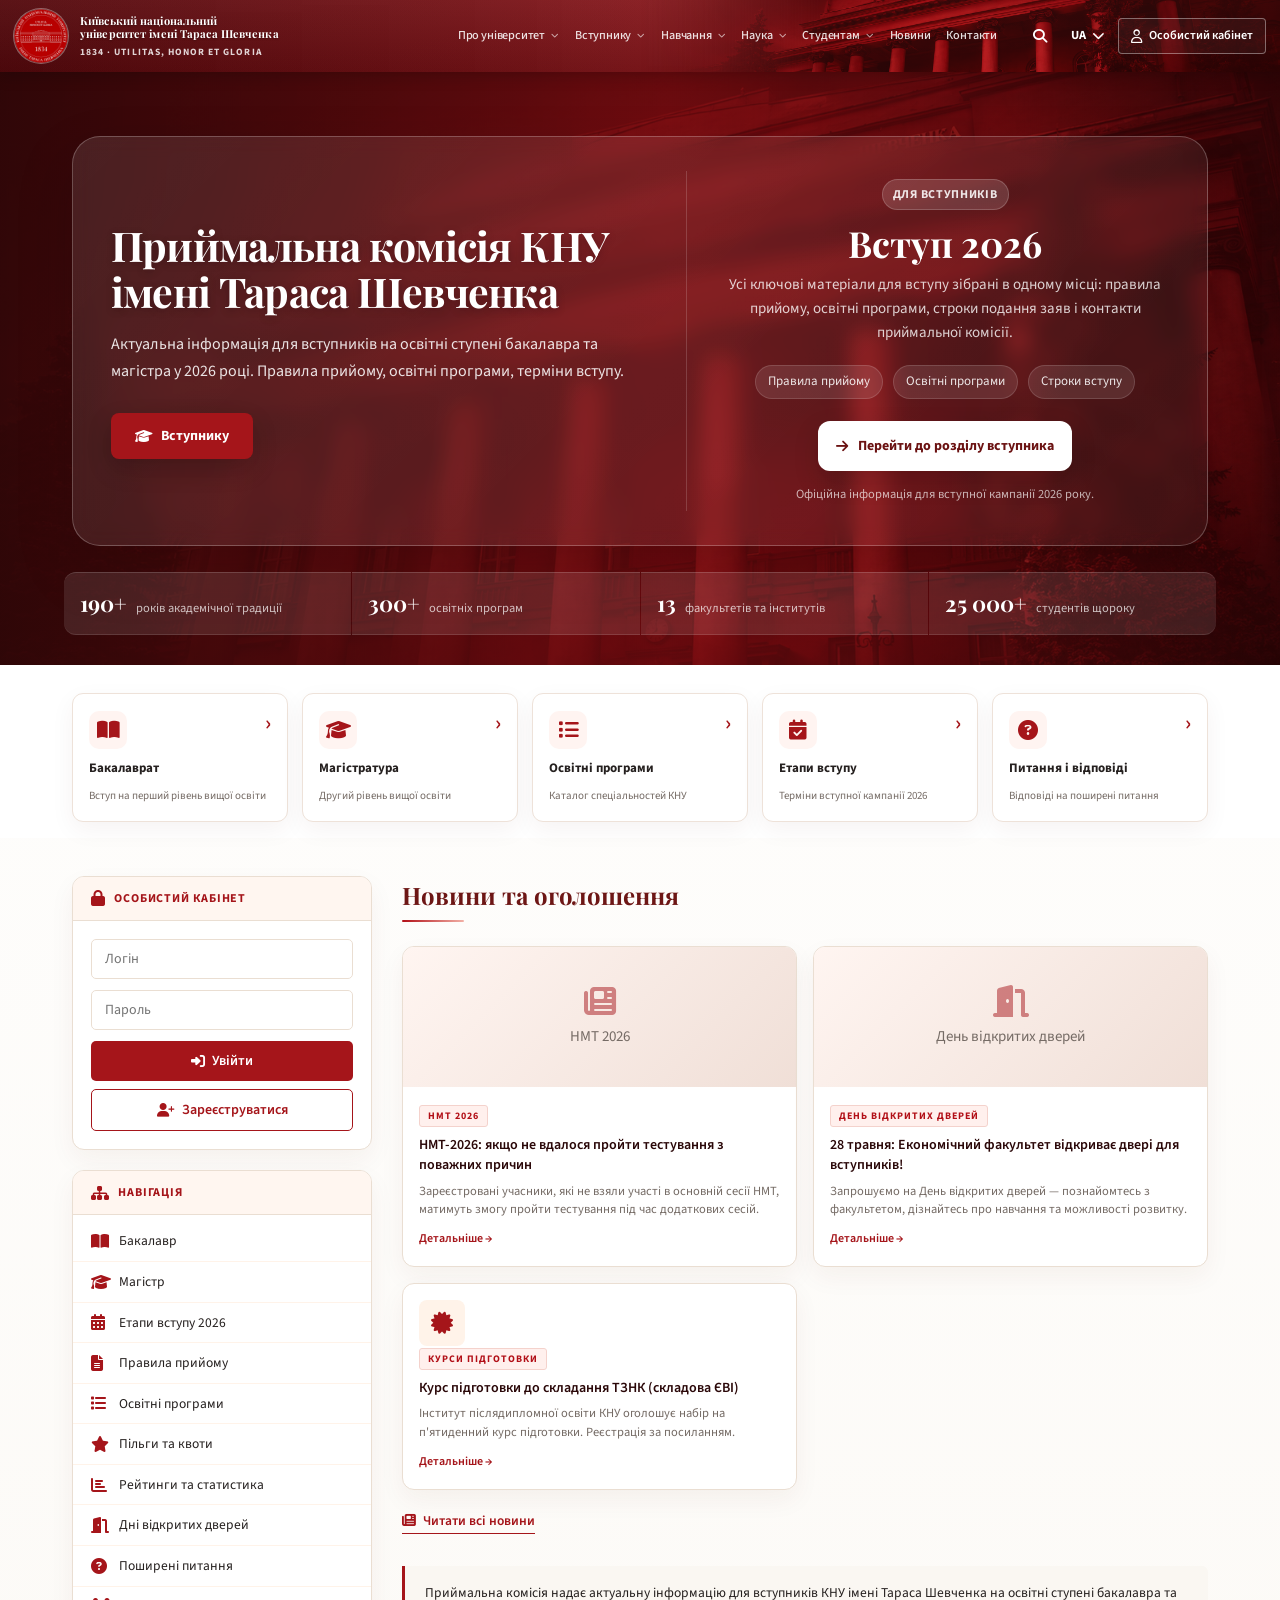
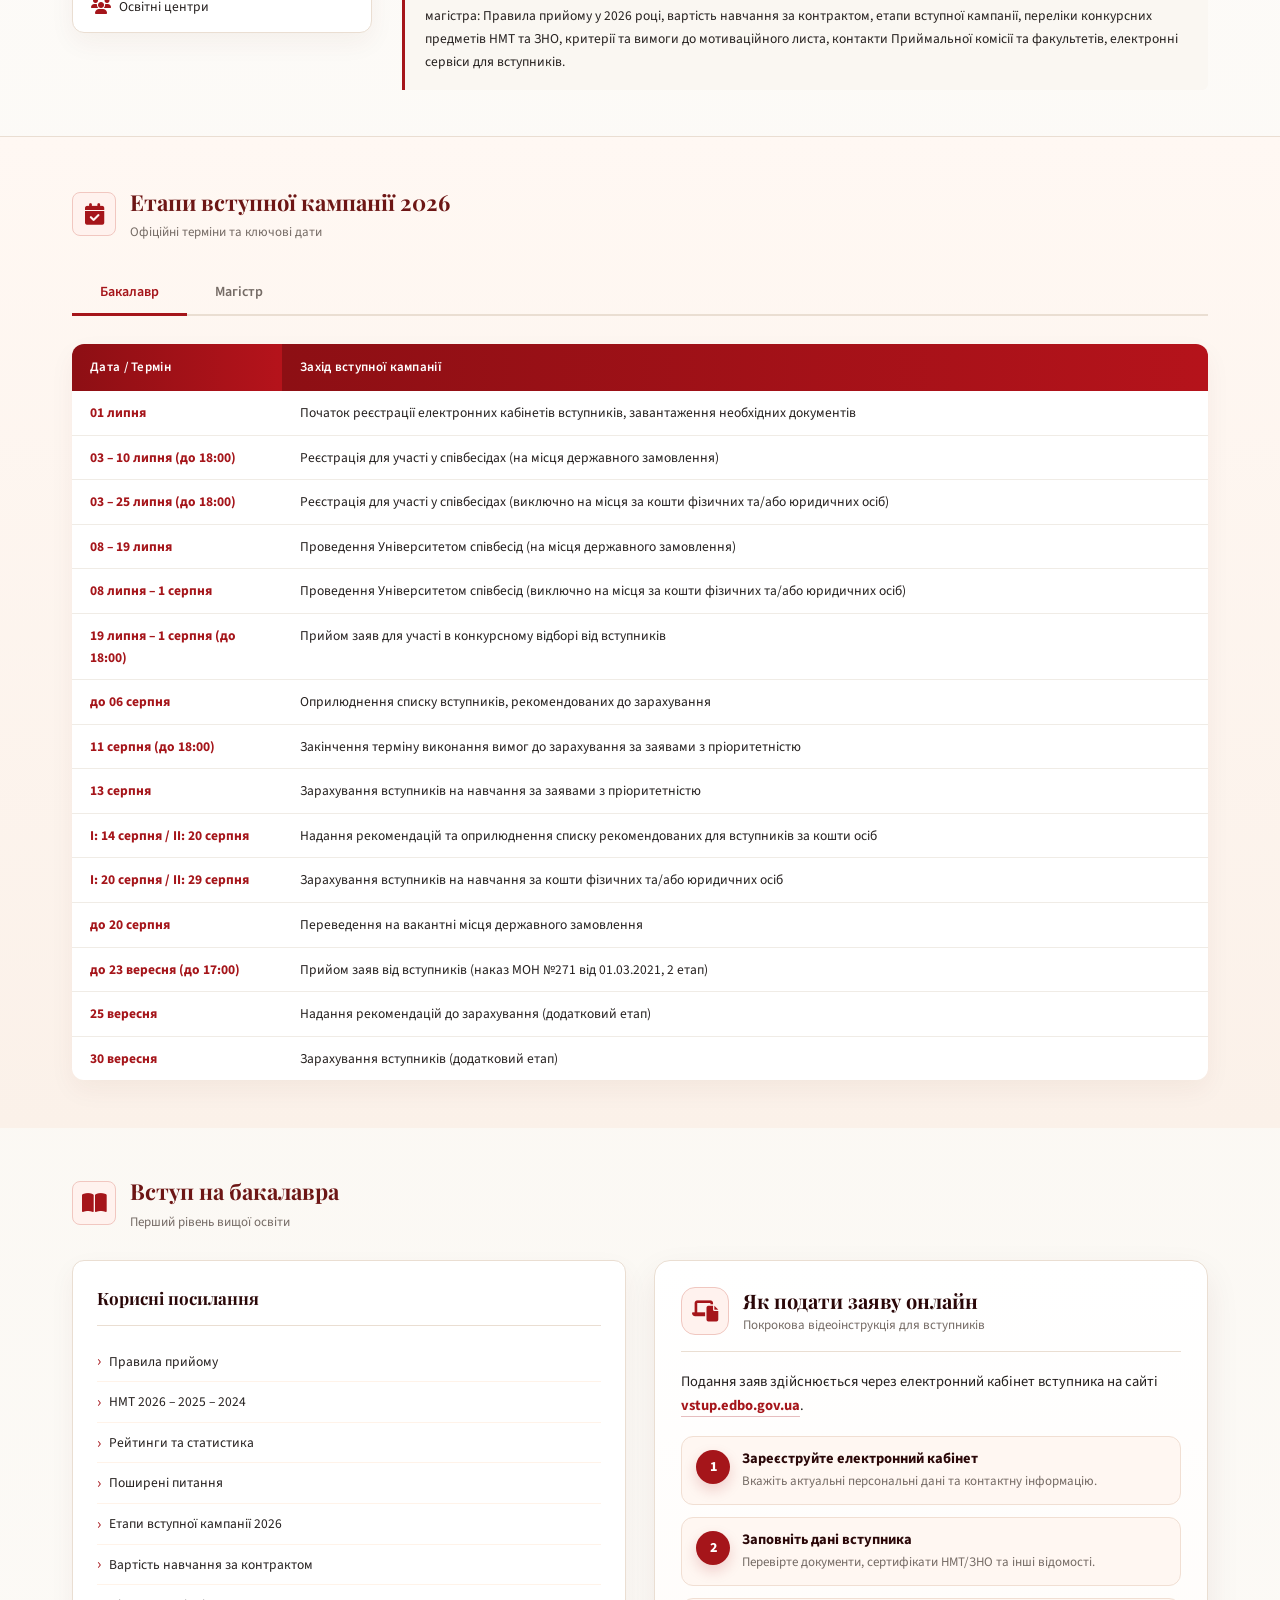
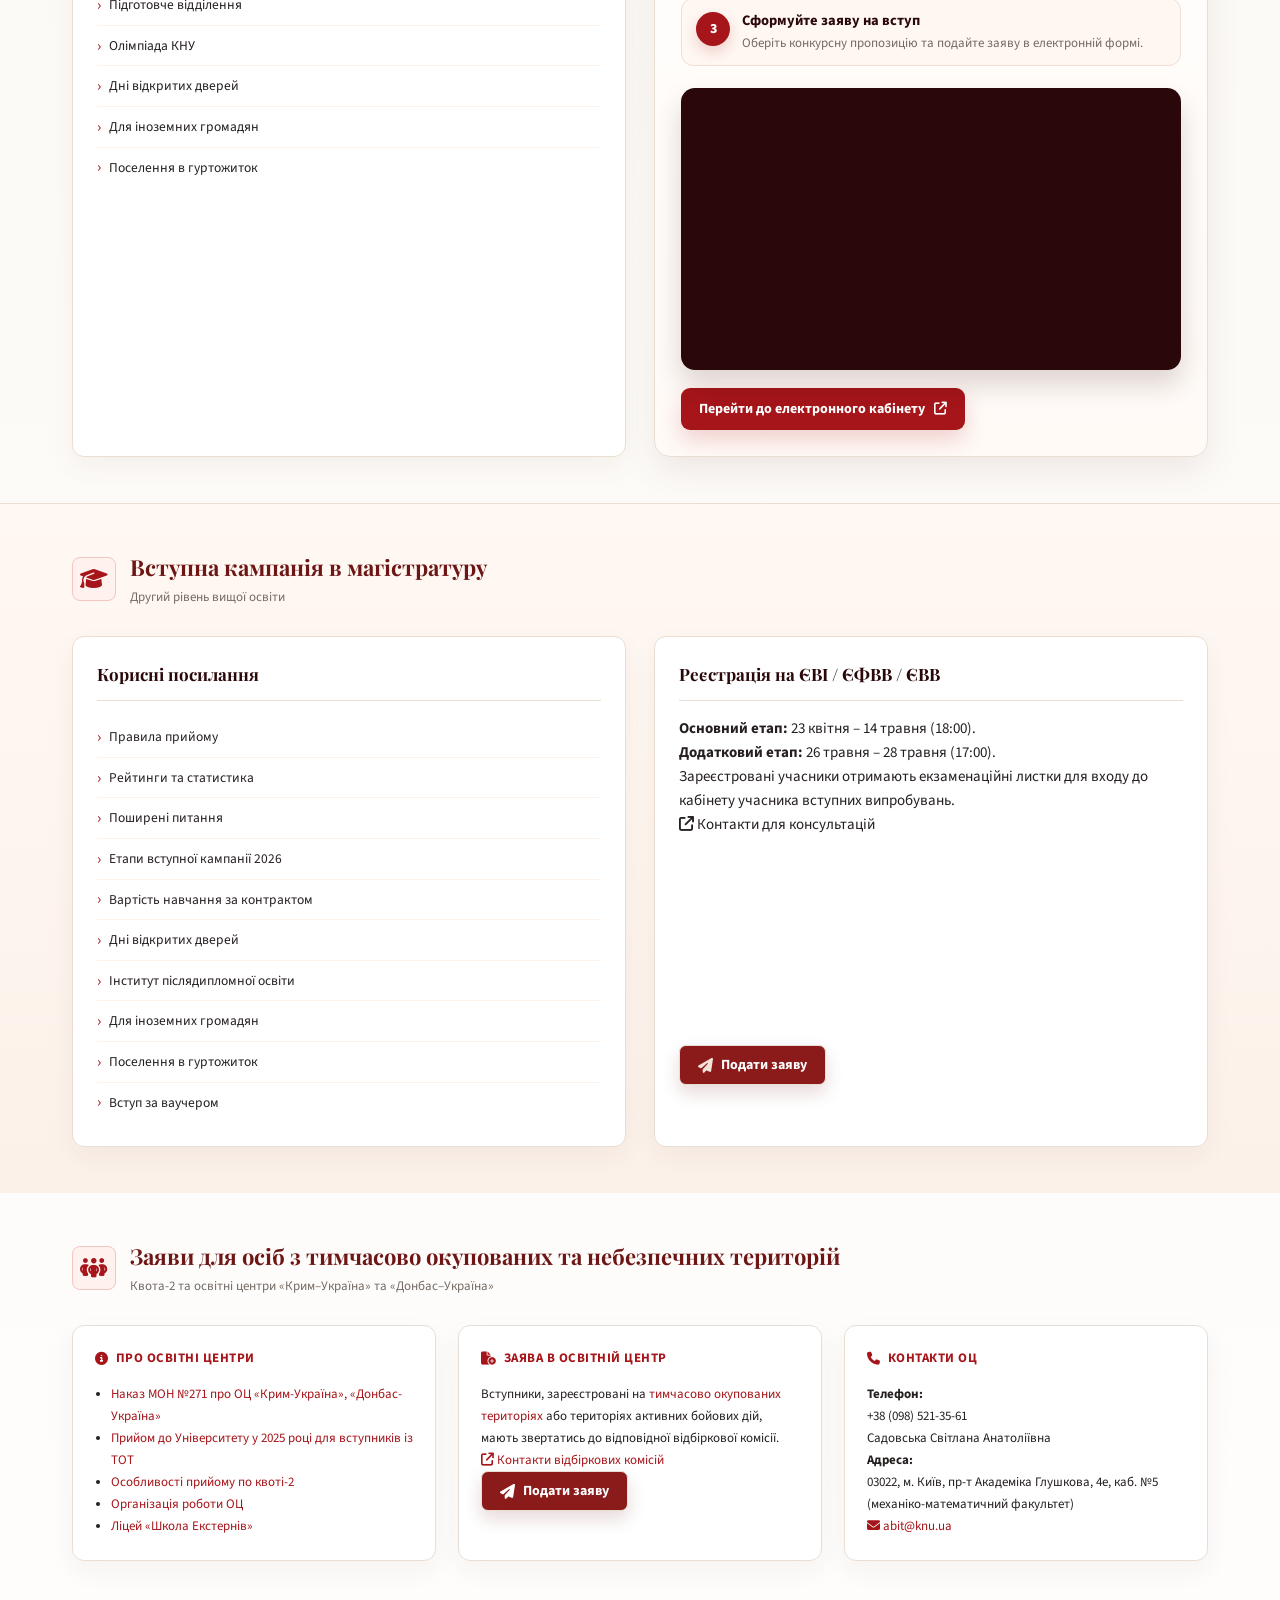
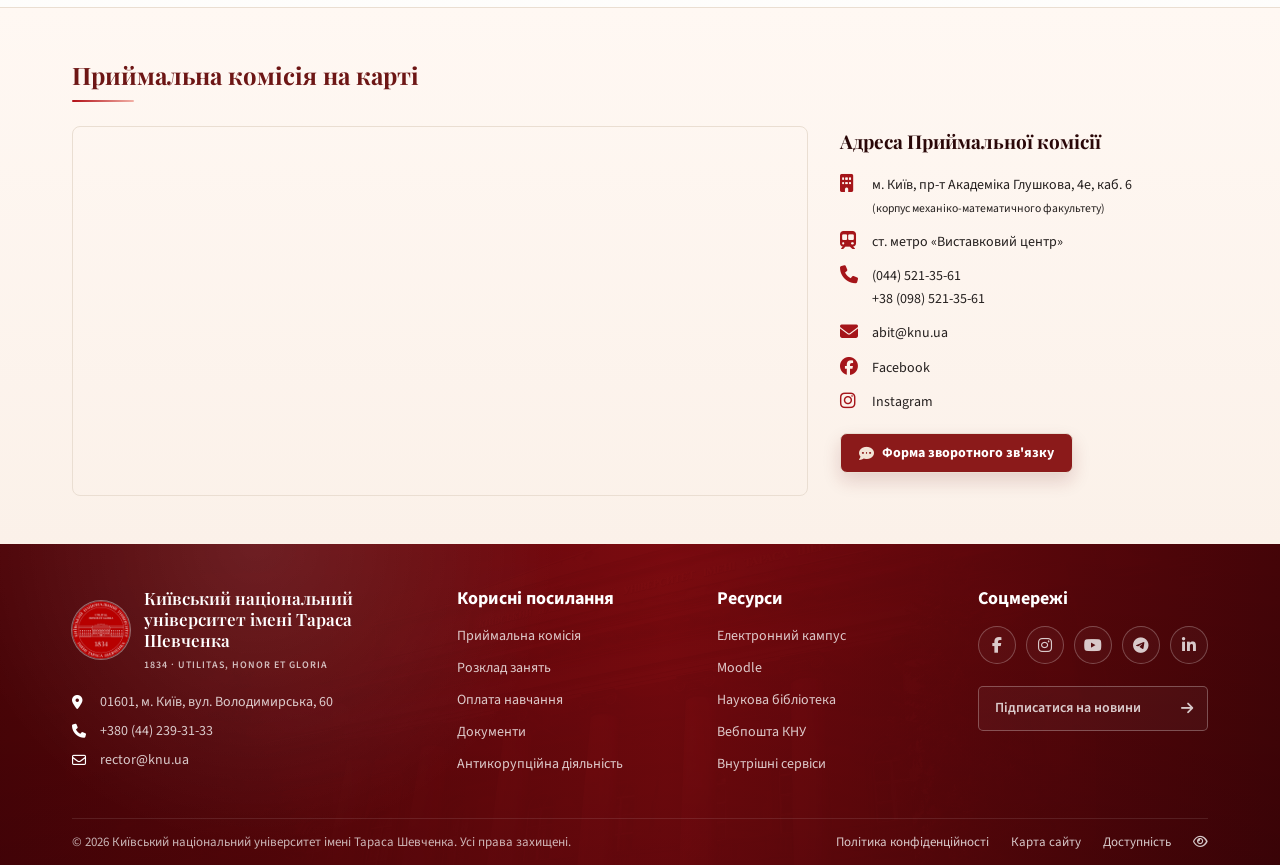
<file: index.html>
<!DOCTYPE html>

<html dir="ltr" lang="uk-ua">
<head>
  <meta charset="utf-8"/>
  <meta content="width=device-width, initial-scale=1" name="viewport"/>
  <title>ПРИЙМАЛЬНА КОМІСІЯ КНУ імені Тараса Шевченка</title>

  <link href="https://fonts.googleapis.com" rel="preconnect"/>
  <link crossorigin href="https://fonts.gstatic.com" rel="preconnect"/>
  <link href="https://fonts.googleapis.com/css2?family=Playfair+Display:wght@400;600;700&family=Source+Sans+3:ital,wght@0,300;0,400;0,500;0,600;1,400&display=swap" rel="stylesheet"/>
  <link href="https://cdnjs.cloudflare.com/ajax/libs/font-awesome/6.5.1/css/all.min.css" rel="stylesheet"/>

  <link href="vstup.css" rel="stylesheet"/>
</head>

<body>
  <header id="hdr">
    <div class="container inner">
      <a aria-label="На головну" class="logo-wrap" href="./">
        <img alt="КНУ" class="knu-logo-img" height="58" src="assets/logo.png" width="58"/>
        <span class="logo-text-block">
          <span class="logo-txt-main">Київський національний<br/>університет імені Тараса Шевченка</span>
          <span class="logo-txt-sub">1834 · UTILITAS, HONOR ET GLORIA</span>
        </span>
      </a>

      <nav aria-label="Головна навігація" class="hdr-nav">
        <ul>
          <li class="dd"><a href="#">Про університет <i class="fa-solid fa-chevron-down"></i></a></li>
          <li class="dd">
            <a href="#t4-bachelor">Вступнику <i class="fa-solid fa-chevron-down"></i></a>
            <div class="dd-menu">
              <a href="#t4-bachelor">Бакалаврат</a>
              <a href="#t4-master">Магістратура</a>
              <a href="#etapy">Етапи вступу</a>
              <a href="#edu-centers">Освітні центри</a>
            </div>
          </li>
          <li class="dd"><a href="#main">Навчання <i class="fa-solid fa-chevron-down"></i></a></li>
          <li class="dd"><a href="#">Наука <i class="fa-solid fa-chevron-down"></i></a></li>
          <li class="dd"><a href="#">Студентам <i class="fa-solid fa-chevron-down"></i></a></li>
          <li><a href="#main">Новини</a></li>
          <li><a href="#contacts">Контакти</a></li>
        </ul>
      </nav>

      <div class="hdr-actions">
        <a aria-label="Пошук" class="hdr-icon" href="#"><i class="fa-solid fa-magnifying-glass"></i></a>
        <a class="hdr-lang" href="#">UA <i class="fa-solid fa-chevron-down"></i></a>
        <a class="btn-cab" href="https://cabinet.edbo.gov.ua/"><i class="fa-regular fa-user"></i> Особистий кабінет</a>
      </div>
    </div>
  </header>

  <section id="hero">
    <div class="container">
      <div class="hero-unified-card">
        <div class="hero-unified-inner">
          <div class="hero-main-copy">
            <h1 class="hero-title">Приймальна комісія КНУ імені Тараса Шевченка</h1>
            <p class="hero-sub">Актуальна інформація для вступників на освітні ступені бакалавра та магістра у 2026 році. Правила прийому, освітні програми, терміни вступу.</p>
            <div class="hero-btns">
              <a class="btn-hero-gold" href="#t4-bachelor"><i class="fa-solid fa-graduation-cap"></i> Вступнику</a>
            </div>
          </div>

          <aside aria-label="Банер для вступника" class="admissions-panel admissions-banner">
            <div class="admissions-banner-head">
              <div class="admissions-panel-kicker">Для вступників</div>
            </div>
            <h2>Вступ 2026</h2>
            <p>Усі ключові матеріали для вступу зібрані в одному місці: правила прийому, освітні програми, строки подання заяв і контакти приймальної комісії.</p>
            <div aria-label="Основні розділи вступу" class="admissions-banner-points">
              <span>Правила прийому</span>
              <span>Освітні програми</span>
              <span>Строки вступу</span>
            </div>
            <div class="admissions-banner-footer">
              <a class="admissions-cta" href="#t4-bachelor"><i class="fa-solid fa-arrow-right"></i> Перейти до розділу вступника</a>
              <div class="admissions-note">Офіційна інформація для вступної кампанії 2026 року.</div>
            </div>
          </aside>
        </div>
      </div>
    </div>

    <div aria-label="Ключові показники університету" class="hero-stats-strip">
      <div class="hero-stat-mini"><strong>190+</strong><span>років академічної традиції</span></div>
      <div class="hero-stat-mini"><strong>300+</strong><span>освітніх програм</span></div>
      <div class="hero-stat-mini"><strong>13</strong><span>факультетів та інститутів</span></div>
      <div class="hero-stat-mini"><strong>25 000+</strong><span>студентів щороку</span></div>
    </div>
  </section>

  <section id="qa">
    <div class="container">
      <div class="qa-grid">
        <a class="qa-item" href="#t4-bachelor">
          <div class="qa-ico"><i class="fa-solid fa-book-open"></i></div>
          <strong>Бакалаврат</strong>
          <span class="qa-sub">Вступ на перший рівень вищої освіти</span>
        </a>
        <a class="qa-item" href="#t4-master">
          <div class="qa-ico"><i class="fa-solid fa-graduation-cap"></i></div>
          <strong>Магістратура</strong>
          <span class="qa-sub">Другий рівень вищої освіти</span>
        </a>
        <a class="qa-item" href="/study-programs">
          <div class="qa-ico"><i class="fa-solid fa-list"></i></div>
          <strong>Освітні програми</strong>
          <span class="qa-sub">Каталог спеціальностей КНУ</span>
        </a>
        <a class="qa-item" href="#etapy">
          <div class="qa-ico"><i class="fa-solid fa-calendar-check"></i></div>
          <strong>Етапи вступу</strong>
          <span class="qa-sub">Терміни вступної кампанії 2026</span>
        </a>
        <a class="qa-item" href="/faq?view=form">
          <div class="qa-ico"><i class="fa-solid fa-circle-question"></i></div>
          <strong>Питання і відповіді</strong>
          <span class="qa-sub">Відповіді на поширені питання</span>
        </a>
      </div>
    </div>
  </section>

  <section id="main">
    <div class="container inner">
      <aside class="sidebar">
        <div class="card">
          <div class="card-head"><i class="fa-solid fa-lock"></i>Особистий кабінет</div>
          <div class="card-body">
            <form action="/" method="post">
              <div class="form-grp"><input name="username" placeholder="Логін" type="text"/></div>
              <div class="form-grp"><input name="password" placeholder="Пароль" type="password"/></div>
              <button class="btn-login" type="submit"><i class="fa-solid fa-right-to-bracket"></i> Увійти</button>
              <a class="btn-register" href="/register"><i class="fa-solid fa-user-plus"></i> Зареєструватися</a>
            </form>
          </div>
        </div>

        <div class="card">
          <div class="card-head"><i class="fa-solid fa-sitemap"></i>Навігація</div>
          <ul class="side-nav">
            <li><a href="#t4-bachelor"><i class="fa-solid fa-book-open"></i>Бакалавр</a></li>
            <li><a href="#t4-master"><i class="fa-solid fa-graduation-cap"></i>Магістр</a></li>
            <li><a href="#etapy"><i class="fa-solid fa-calendar-days"></i>Етапи вступу 2026</a></li>
            <li><a href="/admission-rules"><i class="fa-solid fa-file-lines"></i>Правила прийому</a></li>
            <li><a href="/study-programs"><i class="fa-solid fa-list"></i>Освітні програми</a></li>
            <li><a href="/special-conditions"><i class="fa-solid fa-star"></i>Пільги та квоти</a></li>
            <li><a href="/reitynhy-ta-statystyka"><i class="fa-solid fa-chart-bar"></i>Рейтинги та статистика</a></li>
            <li><a href="/dni-vidkrytykh-dverei"><i class="fa-solid fa-door-open"></i>Дні відкритих дверей</a></li>
            <li><a href="/faq"><i class="fa-solid fa-circle-question"></i>Поширені питання</a></li>
            <li><a href="#edu-centers"><i class="fa-solid fa-users"></i>Освітні центри</a></li>
          </ul>
        </div>
      </aside>

      <div>
        <h2 class="sec-title">Новини та оголошення</h2>
        <div class="sec-div"></div>

        <div class="news-grid">
          <div class="ncard">
            <div class="ncard-img-placeholder">
              <i class="fa-solid fa-newspaper"></i>
              <span>НМТ 2026</span>
            </div>
            <div class="ncard-body">
              <span class="news-tag">НМТ 2026</span>
              <h4><a href="/vsi-novyny/685-nmt-2026-iak-buty-iakshcho-ne-vdalosia-proity-testuvannia-z-povazhnykh-prychyn">НМТ-2026: якщо не вдалося пройти тестування з поважних причин</a></h4>
              <p>Зареєстровані учасники, які не взяли участі в основній сесії НМТ, матимуть змогу пройти тестування під час додаткових сесій.</p>
              <a class="readmore" href="/vsi-novyny/685-nmt-2026-iak-buty-iakshcho-ne-vdalosia-proity-testuvannia-z-povazhnykh-prychyn">Детальніше →</a>
            </div>
          </div>

          <div class="ncard">
            <div class="ncard-img-placeholder">
              <i class="fa-solid fa-door-open"></i>
              <span>День відкритих дверей</span>
            </div>
            <div class="ncard-body">
              <span class="news-tag">День відкритих дверей</span>
              <h4><a href="/vsi-novyny/684-8-travnia-ekonomichnyi-fakultet-vidkryvaie-dveri-dlia-maibutnikh-vstupnykiv">28 травня: Економічний факультет відкриває двері для вступників!</a></h4>
              <p>Запрошуємо на День відкритих дверей — познайомтесь з факультетом, дізнайтесь про навчання та можливості розвитку.</p>
              <a class="readmore" href="/vsi-novyny/684-8-travnia-ekonomichnyi-fakultet-vidkryvaie-dveri-dlia-maibutnikh-vstupnykiv">Детальніше →</a>
            </div>
          </div>

          <div class="ncard ncard-full">
            <div class="ncard-wide ncard-body">
              <div class="ncard-wide-ico"><i class="fa-solid fa-certificate"></i></div>
              <div>
                <span class="news-tag">Курси підготовки</span>
                <h4><a href="/vsi-novyny/686-kurs-pidhotovky-do-skladannia-tznk-2">Курс підготовки до складання ТЗНК (складова ЄВІ)</a></h4>
                <p>Інститут післядипломної освіти КНУ оголошує набір на п'ятиденний курс підготовки. Реєстрація за <a href="https://docs.google.com/forms/d/e/1FAIpQLScW_MEwgGbX2DBjInGkcd4QsC-sKamRRtBCeh8y_xoV-sSWZA/viewform" target="_blank">посиланням</a>.</p>
                <a class="readmore" href="/vsi-novyny/686-kurs-pidhotovky-do-skladannia-tznk-2">Детальніше →</a>
              </div>
            </div>
          </div>
        </div>

        <a class="all-news" href="/vsi-novyny"><i class="fa-solid fa-newspaper"></i> Читати всі новини</a>

        <div class="desc-block">
          Приймальна комісія надає актуальну інформацію для вступників КНУ імені Тараса Шевченка на освітні ступені бакалавра та магістра: Правила прийому у 2026 році, вартість навчання за контрактом, етапи вступної кампанії, переліки конкурсних предметів НМТ та ЗНО, критерії та вимоги до мотиваційного листа, контакти Приймальної комісії та факультетів, електронні сервіси для вступників.
        </div>
      </div>
    </div>
  </section>

  <section id="etapy">
    <div class="container">
      <div class="sec-head">
        <div class="sec-head-ico"><i class="fa-solid fa-calendar-check"></i></div>
        <div class="sec-head-txt">
          <h2 class="sec-title">Етапи вступної кампанії 2026</h2>
          <p>Офіційні терміни та ключові дати</p>
        </div>
      </div>

      <div class="tabs-nav">
        <button class="tab-btn active" data-tab-target="tab-bachelor" type="button">Бакалавр</button>
        <button class="tab-btn" data-tab-target="tab-master" type="button">Магістр</button>
      </div>

      <div class="tab-content active" id="tab-bachelor">
        <table class="stbl">
          <thead>
            <tr>
              <th>Дата / Термін</th>
              <th>Захід вступної кампанії</th>
            </tr>
          </thead>
          <tbody>
            <tr><td>01 липня</td><td>Початок реєстрації електронних кабінетів вступників, завантаження необхідних документів</td></tr>
            <tr><td>03 – 10 липня (до 18:00)</td><td>Реєстрація для участі у співбесідах (на місця державного замовлення)</td></tr>
            <tr><td>03 – 25 липня (до 18:00)</td><td>Реєстрація для участі у співбесідах (виключно на місця за кошти фізичних та/або юридичних осіб)</td></tr>
            <tr><td>08 – 19 липня</td><td>Проведення Університетом співбесід (на місця державного замовлення)</td></tr>
            <tr><td>08 липня – 1 серпня</td><td>Проведення Університетом співбесід (виключно на місця за кошти фізичних та/або юридичних осіб)</td></tr>
            <tr><td>19 липня – 1 серпня (до 18:00)</td><td>Прийом заяв для участі в конкурсному відборі від вступників</td></tr>
            <tr><td>до 06 серпня</td><td>Оприлюднення списку вступників, рекомендованих до зарахування</td></tr>
            <tr><td>11 серпня (до 18:00)</td><td>Закінчення терміну виконання вимог до зарахування за заявами з пріоритетністю</td></tr>
            <tr><td>13 серпня</td><td>Зарахування вступників на навчання за заявами з пріоритетністю</td></tr>
            <tr><td>І: 14 серпня / ІІ: 20 серпня</td><td>Надання рекомендацій та оприлюднення списку рекомендованих для вступників за кошти осіб</td></tr>
            <tr><td>І: 20 серпня / ІІ: 29 серпня</td><td>Зарахування вступників на навчання за кошти фізичних та/або юридичних осіб</td></tr>
            <tr><td>до 20 серпня</td><td>Переведення на вакантні місця державного замовлення</td></tr>
            <tr><td>до 23 вересня (до 17:00)</td><td>Прийом заяв від вступників (наказ МОН №271 від 01.03.2021, 2 етап)</td></tr>
            <tr><td>25 вересня</td><td>Надання рекомендацій до зарахування (додатковий етап)</td></tr>
            <tr><td>30 вересня</td><td>Зарахування вступників (додатковий етап)</td></tr>
          </tbody>
        </table>
      </div>

      <div class="tab-content" id="tab-master">
        <table class="stbl">
          <thead>
            <tr>
              <th>Дата / Термін</th>
              <th>Захід вступної кампанії</th>
            </tr>
          </thead>
          <tbody>
            <tr><td>23 квітня – 14 травня (до 18:00)</td><td>Реєстрація вступників для складання ЄВІ / ЄФВВ</td></tr>
            <tr><td>26 червня – 14 липня</td><td>Основна сесія ЄВІ та ЄФВВ за графіком, затвердженим УЦОЯО</td></tr>
            <tr><td>01 липня</td><td>Початок реєстрації електронних кабінетів вступників</td></tr>
            <tr><td>01 – 27 липня (до 18:00)</td><td>Реєстрація заяв на проведення співбесід замість ЄВІ та фахових іспитів (держзамовлення)</td></tr>
            <tr><td>01 липня – 17 серпня (до 18:00)</td><td>Реєстрація заяв на проведення співбесід (виключно на місця за кошти осіб)</td></tr>
            <tr><td>28 липня – 07 серпня</td><td>Проведення співбесід, фахових іспитів та заліків (держзамовлення)</td></tr>
            <tr><td>07 – 22 серпня (до 18:00)</td><td>Реєстрація заяв вступників для участі у конкурсному відборі</td></tr>
            <tr><td>не пізніше 25 серпня</td><td>Надання рекомендацій для зарахування за державним замовленням</td></tr>
            <tr><td>28 серпня (до 18:00)</td><td>Завершення виконання вимог для зарахування за державним замовленням</td></tr>
            <tr><td>29 серпня</td><td>Зарахування вступників, які виконали вимоги до зарахування</td></tr>
            <tr><td>І: 30 серпня / ІІ: 07 вересня</td><td>Надання рекомендацій для зарахування за кошти осіб</td></tr>
            <tr><td>І: 07 вересня / ІІ: 14 вересня</td><td>Зарахування вступників за кошти фізичних та/або юридичних осіб</td></tr>
            <tr><td>до 07 вересня</td><td>Переведення на вакантні місця державного замовлення</td></tr>
          </tbody>
        </table>
      </div>
    </div>
  </section>

  <section class="sec" id="t4-bachelor">
    <div class="container">
      <div class="sec-head">
        <div class="sec-head-ico"><i class="fa-solid fa-book-open"></i></div>
        <div class="sec-head-txt">
          <h2 class="sec-title">Вступ на бакалавра</h2>
          <p>Перший рівень вищої освіти</p>
        </div>
      </div>

      <div class="two-col">
        <div class="info-card">
          <h3>Корисні посилання</h3>
          <ul class="link-list">
            <li><a href="/rules">Правила прийому</a></li>
            <li><a href="/PDFjs/web/viewer.html?file=https://vstup.knu.ua/images/rules.pdf#page=40" target="_blank">НМТ 2026 – 2025 – 2024</a></li>
            <li><a href="/reitynhy-ta-statystyka">Рейтинги та статистика</a></li>
            <li><a href="/faq#Бакалаврат">Поширені питання</a></li>
            <li><a href="/#etapy">Етапи вступної кампанії 2026</a></li>
            <li><a href="/PDFjs/web/viewer.html?file=https://vstup.knu.ua/images/contracts-prices-2025-2026_bachelor.pdf" target="_blank">Вартість навчання за контрактом</a></li>
            <li><a href="http://pv.knu.ua/?page_id=66" target="_blank">Підготовче відділення</a></li>
            <li><a href="/polozhennia-pro-olimpiadu-knu">Олімпіада КНУ</a></li>
            <li><a href="/dni-vidkrytykh-dverei">Дні відкритих дверей</a></li>
            <li><a href="https://pdis.knu.ua/en/" target="_blank">Для іноземних громадян</a></li>
            <li><a href="https://studmisto.knu.ua/accommodation-1" target="_blank">Поселення в гуртожиток</a></li>
          </ul>
        </div>

        <div class="info-card application-guide-card">
          <div class="application-guide-head">
            <div class="application-guide-icon">
              <i class="fa-solid fa-laptop-file"></i>
            </div>
            <div>
              <h3>Як подати заяву онлайн</h3>
              <p>Покрокова відеоінструкція для вступників</p>
            </div>
          </div>

          <p class="application-guide-text">
            Подання заяв здійснюється через електронний кабінет вступника на сайті
            <a href="https://cabinet.edbo.gov.ua/login" target="_blank" rel="noopener">vstup.edbo.gov.ua</a>.
          </p>

          <ol class="application-steps">
            <li>
              <span>1</span>
              <div>
                <strong>Зареєструйте електронний кабінет</strong>
                <p>Вкажіть актуальні персональні дані та контактну інформацію.</p>
              </div>
            </li>
            <li>
              <span>2</span>
              <div>
                <strong>Заповніть дані вступника</strong>
                <p>Перевірте документи, сертифікати НМТ/ЗНО та інші відомості.</p>
              </div>
            </li>
            <li>
              <span>3</span>
              <div>
                <strong>Сформуйте заяву на вступ</strong>
                <p>Оберіть конкурсну пропозицію та подайте заяву в електронній формі.</p>
              </div>
            </li>
          </ol>

          <div class="application-video-wrap">
            <iframe
              src="https://www.youtube.com/embed/Kio0O5-Xbn4?si=I_jOAlr8dwioOsar"
              title="Відео: як подати заяву"
              allow="accelerometer; autoplay; clipboard-write; encrypted-media; gyroscope; picture-in-picture"
              allowfullscreen>
            </iframe>
          </div>

          <div class="application-guide-actions">
            <a class="application-primary-link" href="https://cabinet.edbo.gov.ua/login" target="_blank" rel="noopener">
              Перейти до електронного кабінету
              <i class="fa-solid fa-arrow-up-right-from-square"></i>
            </a>
          </div>
        </div>
      </div>
    </div>
  </section>

  <section class="sec sec-alt" id="t4-master">
    <div class="container">
      <div class="sec-head">
        <div class="sec-head-ico"><i class="fa-solid fa-graduation-cap"></i></div>
        <div class="sec-head-txt">
          <h2 class="sec-title">Вступна кампанія в магістратуру</h2>
          <p>Другий рівень вищої освіти</p>
        </div>
      </div>

      <div class="two-col">
        <div class="info-card">
          <h3>Корисні посилання</h3>
          <ul class="link-list">
            <li><a href="/rules">Правила прийому</a></li>
            <li><a href="/reitynhy-ta-statystyka">Рейтинги та статистика</a></li>
            <li><a href="/faq#Магістратура">Поширені питання</a></li>
            <li><a href="/#etapy">Етапи вступної кампанії 2026</a></li>
            <li><a href="/vartist-navchannia-za-kontraktom">Вартість навчання за контрактом</a></li>
            <li><a href="/dni-vidkrytykh-dverei">Дні відкритих дверей</a></li>
            <li><a href="http://ipe.knu.ua/contacts.html" target="_blank">Інститут післядипломної освіти</a></li>
            <li><a href="https://pdis.knu.ua/en/" target="_blank">Для іноземних громадян</a></li>
            <li><a href="https://studmisto.knu.ua/accommodation-1" target="_blank">Поселення в гуртожиток</a></li>
            <li><a href="/vstup-za-vaucherom" target="_blank">Вступ за ваучером</a></li>
          </ul>
        </div>

        <div class="info-card">
          <h3>Реєстрація на ЄВІ / ЄФВВ / ЄВВ</h3>
          <p class="small-text"><strong>Основний етап:</strong> 23 квітня – 14 травня (18:00).</p>
          <p class="small-text"><strong>Додатковий етап:</strong> 26 травня – 28 травня (17:00).</p>
          <p class="small-text">Зареєстровані учасники отримають екзаменаційні листки для входу до <a href="https://zno.testportal.com.ua/master/login" target="_blank">кабінету учасника вступних випробувань</a>.</p>
          <p class="small-text"><a href="/kontakty-dlia-otrymannia-konsultatsii" target="_blank"><i class="fa-solid fa-arrow-up-right-from-square"></i> Контакти для консультацій</a></p>
          <div class="video-wrap">
            <iframe allow="accelerometer;autoplay;clipboard-write;encrypted-media;gyroscope;picture-in-picture" allowfullscreen frameborder="0" height="200" src="https://www.youtube.com/embed/5MxtQYbP4AU" title="Відео: реєстрація на ЄВІ" width="100%"></iframe>
          </div>
          <a class="btn-green" href="/master-test-indicators"><i class="fa-solid fa-paper-plane"></i> Подати заяву</a>
        </div>
      </div>
    </div>
  </section>

  <section class="sec" id="edu-centers">
    <div class="container">
      <div class="sec-head">
        <div class="sec-head-ico"><i class="fa-solid fa-people-group"></i></div>
        <div class="sec-head-txt">
          <h2 class="sec-title">Заяви для осіб з тимчасово окупованих та небезпечних територій</h2>
          <p>Квота-2 та освітні центри «Крим–Україна» та «Донбас–Україна»</p>
        </div>
      </div>

      <div class="three-col">
        <div class="ec-card">
          <h3><i class="fa-solid fa-circle-info"></i>Про освітні центри</h3>
          <ul>
            <li><a href="https://zakon.rada.gov.ua/laws/show/z0505-21#Text" target="_blank">Наказ МОН №271 про ОЦ «Крим-Україна», «Донбас-Україна»</a></li>
            <li><a href="/pryiom-do-universytetu-u-2022-rotsi-dlia-vstupnykiv-iz-tymchasovo-okupovanykh-terytorii" target="_blank">Прийом до Університету у 2025 році для вступників із ТОТ</a></li>
            <li><a href="https://vstup.knu.ua/vsi-novyny/300-osoblyvosti-vstupu-po-kvoti-2-u-2022-rotsi">Особливості прийому по квоті-2</a></li>
            <li><a href="/orhanizatsiia-roboty-osvitnikh-tsentriv-krym-ukraina-ta-donbas-ukraina" target="_blank">Організація роботи ОЦ</a></li>
            <li><a href="/litsei-shkola-eksterniv" target="_blank">Ліцей «Школа Екстернів»</a></li>
          </ul>
        </div>

        <div class="ec-card">
          <h3><i class="fa-solid fa-file-circle-plus"></i>Заява в освітній центр</h3>
          <p>Вступники, зареєстровані на <a href="https://zakon.rada.gov.ua/laws/show/z1668-22#n15" target="_blank">тимчасово окупованих територіях</a> або територіях активних бойових дій, мають звертатись до відповідної відбіркової комісії.</p>
          <p><a href="/kontakty-i-roztashuvannia-vidbirkovykh-komisii" target="_blank"><i class="fa-solid fa-arrow-up-right-from-square"></i> Контакти відбіркових комісій</a></p>
          <a class="btn-green" href="#"><i class="fa-solid fa-paper-plane"></i>Подати заяву</a>
        </div>

        <div class="ec-card">
          <h3><i class="fa-solid fa-phone"></i>Контакти ОЦ</h3>
          <p><strong>Телефон:</strong><br/>+38 (098) 521-35-61<br/><span>Садовська Світлана Анатоліївна</span></p>
          <p><strong>Адреса:</strong><br/>03022, м. Київ, пр-т Академіка Глушкова, 4е, каб. №5<br/><span>(механіко-математичний факультет)</span></p>
          <p><a href="mailto:abit@knu.ua"><i class="fa-solid fa-envelope"></i> abit@knu.ua</a></p>
        </div>
      </div>
    </div>
  </section>

  <section id="contacts">
    <div class="container">
      <h2 class="sec-title">Приймальна комісія на карті</h2>
      <div class="sec-div"></div>

      <div class="ct-grid">
        <div class="map-wrap">
          <iframe frameborder="0" height="360" src="https://www.google.com/maps/d/embed?mid=1LqnLzbI-yfdWy7wd36PkP78Ki3rbyoVQ&ll=50.382968322871264%2C30.474107938476276&z=16&ehbc=2E312F" width="100%"></iframe>
        </div>

        <div class="ct-info">
          <h3>Адреса Приймальної комісії</h3>
          <div class="ct-rows">
            <div class="ct-row"><i class="fa-solid fa-building"></i><span>м. Київ, пр-т Академіка Глушкова, 4е, каб. 6<br/><small>(корпус механіко-математичного факультету)</small></span></div>
            <div class="ct-row"><i class="fa-solid fa-train-subway"></i><span>ст. метро «Виставковий центр»</span></div>
            <div class="ct-row"><i class="fa-solid fa-phone"></i><span><a href="tel:+380445213561">(044) 521-35-61</a><br/><a href="tel:+380985213561">+38 (098) 521-35-61</a></span></div>
            <div class="ct-row"><i class="fa-solid fa-envelope"></i><a href="mailto:abit@knu.ua">abit@knu.ua</a></div>
            <div class="ct-row"><i class="fa-brands fa-facebook"></i><a href="https://www.facebook.com/knu.vstup" target="_blank">Facebook</a></div>
            <div class="ct-row"><i class="fa-brands fa-instagram"></i><a href="https://www.instagram.com/knu_abit/" target="_blank">Instagram</a></div>
          </div>
          <a class="btn-feedback" href="/forma-zvorotnoho-zviazku"><i class="fa-solid fa-comment-dots"></i>Форма зворотного зв'язку</a>
        </div>
      </div>
    </div>
  </section>

  <footer id="footer">
    <div class="container">
      <div class="ft-grid">
        <div class="ft-col ft-brand-col">
          <div class="ft-logo">
            <span class="ft-logo-ico"><img alt="КНУ" class="knu-logo-img" height="54" src="assets/logo.png" width="54"/></span>
            <div class="ft-logo-txt">Київський національний<br/>університет імені Тараса Шевченка<br/><small>1834 · UTILITAS, HONOR ET GLORIA</small></div>
          </div>
          <div class="ft-ci"><i class="fa-solid fa-location-dot"></i><span>01601, м. Київ, вул. Володимирська, 60</span></div>
          <div class="ft-ci"><i class="fa-solid fa-phone"></i><a href="tel:+380442393133">+380 (44) 239-31-33</a></div>
          <div class="ft-ci"><i class="fa-regular fa-envelope"></i><a href="mailto:rector@knu.ua">rector@knu.ua</a></div>
        </div>

        <div class="ft-col">
          <h4>Корисні посилання</h4>
          <ul>
            <li><a href="#">Приймальна комісія</a></li>
            <li><a href="#etapy">Розклад занять</a></li>
            <li><a href="https://cabinet.edbo.gov.ua/">Оплата навчання</a></li>
            <li><a href="#main">Документи</a></li>
            <li><a href="#">Антикорупційна діяльність</a></li>
          </ul>
        </div>

        <div class="ft-col">
          <h4>Ресурси</h4>
          <ul>
            <li><a href="#">Електронний кампус</a></li>
            <li><a href="#">Moodle</a></li>
            <li><a href="#">Наукова бібліотека</a></li>
            <li><a href="#">Вебпошта КНУ</a></li>
            <li><a href="#">Внутрішні сервіси</a></li>
          </ul>
        </div>

        <div class="ft-col ft-social-col">
          <h4>Соцмережі</h4>
          <div aria-label="Соціальні мережі" class="ft-socials">
            <a aria-label="Facebook" href="#"><i class="fa-brands fa-facebook-f"></i></a>
            <a aria-label="Instagram" href="#"><i class="fa-brands fa-instagram"></i></a>
            <a aria-label="YouTube" href="#"><i class="fa-brands fa-youtube"></i></a>
            <a aria-label="Telegram" href="#"><i class="fa-brands fa-telegram"></i></a>
            <a aria-label="LinkedIn" href="#"><i class="fa-brands fa-linkedin-in"></i></a>
          </div>
          <a class="ft-subscribe" href="#">Підписатися на новини <i class="fa-solid fa-arrow-right"></i></a>
        </div>
      </div>

      <div class="ft-bottom">
        <span>© 2026 Київський національний університет імені Тараса Шевченка. Усі права захищені.</span>
        <span class="ft-bottom-links">
          <a href="#">Політика конфіденційності</a>
          <a href="#">Карта сайту</a>
          <a href="#">Доступність</a>
          <a aria-label="Версія для людей з порушеннями зору" href="#"><i class="fa-regular fa-eye"></i></a>
        </span>
      </div>
    </div>
  </footer>

  <div id="btt" title="Нагору">
    <i class="fa-solid fa-chevron-up"></i>
  </div>

  <script src="vstup.js" defer></script>
</body>
</html>
</file>
<file: vstup.css>
:root {
  --cr:  #a5151a;
  --cr2: #7b0f13;
  --cr3: #c71920;
  --dk:  #2a0708;
  --txt:   #25201f;
  --muted: #756b65;
  --bg:    #faf7f2;
  --bg2:   #fff3e9;
  --white: #fff;
  --bd:    #eaded2;
  --soft-shadow: 0 14px 34px rgba(82, 18, 15, .10);
  --hero-image: url("assets/red-building.png");
}
*, *::before, *::after {
  margin: 0;
  padding: 0;
  box-sizing: border-box;
}
body {
  font-family: 'Source Sans 3', sans-serif;
  font-size: 15px;
  color: var(--txt);
  background: linear-gradient(180deg, #fff 0%, #fbf8f3 44%, #fff 100%);
  line-height: 1.6;
}
a { color: inherit; text-decoration: none; }
img { max-width: 100%; display: block; }
.container {
  max-width: 1180px;
  margin: 0 auto;
  padding: 0 22px;
}
#topbar {
  background: linear-gradient(90deg, #6f090d, #9f1118 55%, #6f090d);
  color: rgba(255, 255, 255, .78);
  font-size: 12px;
  padding: 7px 0;
  border-bottom: 1px solid rgba(255, 255, 255, .12);
}
#topbar .topbar-inner {
  display: flex;
  justify-content: space-between;
  align-items: center;
  gap: 18px;
}
#topbar a            { color: rgba(255, 255, 255, .82); transition: color .15s; }
#topbar a:hover      { color: #fff; }
.topbar-note         { letter-spacing: .01em; white-space: nowrap; }
.tb-links {
  display: flex;
  gap: 18px;
  align-items: center;
}
.tb-links a {
  display: flex;
  align-items: center;
  gap: 5px;
}
#hdr {
  position: sticky;
  top: 0;
  z-index: 220;
  height: 72px;
  overflow: hidden;
  isolation: isolate;
  box-shadow: 0 2px 16px rgba(0, 0, 0, .22);
  background: linear-gradient(
    90deg,
    rgba(84, 6, 10, .98)  0%,
    rgba(132, 12, 17, .95) 54%,
    rgba(91, 7, 11, .96)  100%
  );
}
#hdr::before {
  content: '';
  position: absolute;
  inset: 0;
  z-index: 0;
  pointer-events: none;
  background:
    linear-gradient(90deg, rgba(68, 3, 6, .18) 0%, rgba(68, 3, 6, 0) 58%, rgba(68, 3, 6, .08) 100%),
    linear-gradient(180deg, rgba(255, 255, 255, .05), rgba(0, 0, 0, .12));
}
#hdr::after {
  content: '';
  position: absolute;
  top: -8px;
  bottom: -8px;
  right: 0;
  width: min(640px, 58vw);
  z-index: 1;
  pointer-events: none;
  background-image: var(--hero-image);
  background-repeat: no-repeat;
  background-size: cover;
  background-position: right center;
  opacity: .76;
  filter: saturate(1.02) contrast(1.05) brightness(.92);
  mask-image: linear-gradient(to right, transparent 0%, rgba(0, 0, 0, .30) 12%, #000 30%, #000 100%);
  -webkit-mask-image: linear-gradient(to right, transparent 0%, rgba(0, 0, 0, .30) 12%, #000 30%, #000 100%);
}
#hdr .container {
  max-width: 1440px;
  height: 72px;
  padding-left: 14px;
  padding-right: 14px;
}
#hdr .inner {
  position: relative;
  z-index: 3;
  display: flex;
  align-items: center;
  justify-content: space-between;
  gap: 18px;
  height: 72px;
}
.logo-wrap {
  display: flex;
  align-items: center;
  gap: 12px;
  color: #fff;
  flex: 0 0 300px;
  min-width: 0;
}
.logo-wrap > img.knu-logo-img {
  display: block;
  width: 54px;
  height: 54px;
  flex: 0 0 54px;
  object-fit: contain;
  border-radius: 50%;
  background: rgba(255, 255, 255, .08);
  box-shadow: 0 0 0 1px rgba(255, 255, 255, .36);
}
.logo-text-block {
  display: flex;
  flex-direction: column;
  min-width: 0;
  max-width: 230px;
  line-height: 1.1;
}
.logo-txt-main {
  display: block;
  font-family: 'Playfair Display', serif;
  font-size: 11px;
  font-weight: 700;
  line-height: 1.18;
  letter-spacing: .01em;
  color: #fff;
  white-space: normal;
  text-shadow: 0 1px 2px rgba(0, 0, 0, .34);
}
.logo-txt-sub {
  display: block;
  margin-top: 6px;
  font-size: 9.6px;
  font-weight: 700;
  letter-spacing: 1.05px;
  text-transform: uppercase;
  color: rgba(255, 255, 255, .82);
  white-space: nowrap;
}
.hdr-nav {
  position: relative;
  z-index: 3;
  flex: 1 1 auto;
  min-width: 0;
  display: flex;
  justify-content: flex-end;
  align-self: stretch;
}
.hdr-nav ul {
  display: flex;
  align-items: center;
  justify-content: flex-end;
  gap: 0;
  flex-wrap: nowrap;
  list-style: none;
}
.hdr-nav a {
  display: flex;
  align-items: center;
  gap: 6px;
  height: 72px;
  padding: 0 8px;
  color: rgba(255, 255, 255, .88);
  font-size: 12.2px;
  font-weight: 500;
  letter-spacing: -.015em;
  white-space: nowrap;
  transition: background .18s, color .18s;
}
.hdr-nav a:hover { background: rgba(255, 255, 255, .075); color: #fff; }
.hdr-nav i { font-size: 7.5px; opacity: .72; }
.hdr-nav .dd { position: relative; }
.hdr-nav .dd-menu {
  display: none;
  position: absolute;
  top: 72px;
  left: 0;
  min-width: 230px;
  background: #6f0a0f;
  border: 1px solid rgba(255, 255, 255, .08);
  box-shadow: 0 16px 28px rgba(0, 0, 0, .25);
  z-index: 30;
}
.hdr-nav .dd:hover .dd-menu { display: block; }
.hdr-nav .dd-menu a {
  height: auto;
  padding: 12px 16px;
  font-size: 13px;
  border-bottom: 1px solid rgba(255, 255, 255, .07);
}
.hdr-nav .dd-menu a:hover { background: rgba(255, 255, 255, .09); color: #fff; }
.hdr-actions {
  position: relative;
  z-index: 3;
  display: flex;
  align-items: center;
  gap: 7px;
  flex: 0 0 auto;
}
.hdr-icon,
.hdr-lang {
  display: inline-flex;
  align-items: center;
  justify-content: center;
  height: 34px;
  border-radius: 4px;
  color: #fff;
  transition: background .18s;
}
.hdr-icon { width: 34px; font-size: 14px; }
.hdr-lang  { gap: 6px; padding: 0 7px; font-size: 12.4px; font-weight: 700; }
.hdr-icon:hover,
.hdr-lang:hover { background: rgba(255, 255, 255, .10); }
.btn-cab {
  display: inline-flex;
  align-items: center;
  gap: 7px;
  height: 36px;
  padding: 0 12px;
  border: 1px solid rgba(255, 255, 255, .38);
  border-radius: 4px;
  background: rgba(255, 255, 255, .045);
  color: #fff;
  font-size: 12.2px;
  font-weight: 600;
  white-space: nowrap;
  transition: background .18s, border-color .18s;
}
.btn-cab i { font-size: 13px; }
.btn-cab:hover {
  background: rgba(255, 255, 255, .12);
  border-color: rgba(255, 255, 255, .62);
  color: #fff;
}
#nav {
  position: sticky;
  top: 72px;
  z-index: 210;
  background: linear-gradient(90deg, #780b0f, #a51319 55%, #7d0b10);
  border-bottom: 1px solid rgba(255, 255, 255, .10);
  box-shadow: 0 8px 22px rgba(58, 8, 8, .14);
}
#nav .inner { display: flex; justify-content: flex-start; }
#nav ul { display: flex; list-style: none; gap: 2px; }
#nav ul li a {
  display: block;
  padding: 13px 18px;
  color: rgba(255, 255, 255, .88);
  font-size: 14px;
  font-weight: 500;
  white-space: nowrap;
  transition: background .15s, color .15s;
}
#nav ul li a i { font-size: 10px; margin-left: 4px; }
#nav ul li a:hover,
#nav ul li.active a { background: rgba(255, 255, 255, .10); color: #fff; }
#nav .dd { position: relative; }
#nav .dd-menu {
  display: none;
  position: absolute;
  top: 100%;
  left: 0;
  min-width: 230px;
  background: #7c0c10;
  border: 1px solid rgba(255, 255, 255, .12);
  border-radius: 0 0 10px 10px;
  overflow: hidden;
  box-shadow: 0 16px 28px rgba(0, 0, 0, .25);
  z-index: 300;
}
#nav .dd:hover .dd-menu { display: block; }
#nav .dd-menu a {
  display: block;
  padding: 10px 18px;
  color: rgba(255, 255, 255, .88);
  font-size: 13px;
  border-bottom: 1px solid rgba(255, 255, 255, .07);
}
#nav .dd-menu a:hover { background: rgba(255, 255, 255, .09); color: #fff; }
#hero {
  padding: 64px 0 30px;
  background-image:
    linear-gradient(90deg, rgba(48, 7, 8, .92), rgba(114, 12, 16, .74) 52%, rgba(50, 8, 8, .35)),
    var(--hero-image);
  background-size: cover;
  background-position: center 48%;
  min-height: 350px;
  color: #fff;
}
#hero .inner {
  display: grid;
  grid-template-columns: minmax(0, 1.05fr) minmax(360px, .95fr);
  gap: 42px;
  align-items: center;
}
.hero-title {
  font-family: 'Playfair Display', serif;
  font-size: 41px;
  font-weight: 700;
  line-height: 1.12;
  letter-spacing: -.02em;
  max-width: 680px;
  text-shadow: 0 2px 8px rgba(0, 0, 0, .22);
  margin-bottom: 16px;
}
.hero-sub {
  font-size: 16px;
  line-height: 1.7;
  color: rgba(255, 255, 255, .88);
  max-width: 560px;
  margin-bottom: 28px;
}
.hero-btns { display: flex; gap: 12px; flex-wrap: wrap; }
.btn-hero-gold {
  display: inline-flex;
  align-items: center;
  gap: 8px;
  padding: 12px 24px;
  border-radius: 8px;
  background: var(--cr);
  color: #fff;
  font-weight: 700;
  font-size: 14px;
  box-shadow: 0 10px 24px rgba(0, 0, 0, .20);
  transition: background .2s;
}
.btn-hero-gold:hover { background: var(--cr3); color: #fff; }
.btn-hero-out {
  display: inline-flex;
  align-items: center;
  gap: 8px;
  padding: 11px 20px;
  border-radius: 8px;
  border: 1px solid rgba(255, 255, 255, .45);
  background: rgba(255, 255, 255, .06);
  color: #fff;
  font-weight: 600;
  font-size: 14px;
  transition: border-color .2s, background .2s;
}
.btn-hero-out:hover { border-color: #fff; background: rgba(255, 255, 255, .12); }
.stats-grid {
  display: grid;
  grid-template-columns: repeat(2, minmax(0, 1fr));
  gap: 12px;
}
.stat-c {
  border: 1px solid rgba(255, 255, 255, .24);
  background: rgba(36, 4, 5, .34);
  backdrop-filter: blur(6px);
  border-radius: 12px;
  padding: 18px;
}
.stat-n {
  display: block;
  font-family: 'Playfair Display', serif;
  font-size: 30px;
  font-weight: 700;
  color: #fff;
}
.stat-l { font-size: 12.5px; color: rgba(255, 255, 255, .75); margin-top: 3px; }
.hero-stats-strip {
  position: relative;
  z-index: 1;
  max-width: 1200px;
  margin: 26px auto 0;
  padding: 0 24px;
  display: grid;
  grid-template-columns: repeat(4, minmax(0, 1fr));
  gap: 1px;
}
.hero-stat-mini {
  display: flex;
  align-items: baseline;
  gap: 9px;
  padding: 13px 16px;
  background: rgba(255, 255, 255, .10);
  border-top: 1px solid rgba(255, 255, 255, .16);
  border-bottom: 1px solid rgba(255, 255, 255, .12);
}
.hero-stat-mini:first-child { border-radius: 12px 0 0 12px; }
.hero-stat-mini:last-child  { border-radius: 0 12px 12px 0; }
.hero-stat-mini strong { font-family: 'Playfair Display', serif; font-size: 22px; color: #fff; white-space: nowrap; }
.hero-stat-mini span   { color: rgba(255, 255, 255, .72); font-size: 12.5px; line-height: 1.25; }
.hero-unified-card {
  position: relative;
  z-index: 1;
  border: 1px solid rgba(255, 255, 255, .24);
  border-radius: 28px;
  background: linear-gradient(135deg, rgba(255, 255, 255, .10), rgba(255, 255, 255, .05));
  box-shadow: 0 24px 56px rgba(25, 3, 4, .20);
  backdrop-filter: blur(10px);
  padding: 34px 38px;
}
.hero-unified-inner {
  display: grid;
  grid-template-columns: minmax(0, 1.05fr) minmax(360px, .95fr);
  gap: 42px;
  align-items: center;
}
.hero-main-copy { min-width: 0; }
.admissions-panel {
  border-left: 1px solid rgba(255, 255, 255, .16);
  padding: 8px 0 8px 34px;
  text-align: center;
}
.admissions-banner-head {
  display: flex;
  align-items: center;
  justify-content: center;
  gap: 12px;
  flex-wrap: wrap;
  margin-bottom: 14px;
}
.admissions-panel-kicker {
  display: inline-flex;
  align-items: center;
  gap: 8px;
  padding: 5px 10px;
  border-radius: 999px;
  background: rgba(255, 255, 255, .14);
  border: 1px solid rgba(255, 255, 255, .18);
  color: rgba(255, 255, 255, .88);
  font-size: 12px;
  font-weight: 700;
  letter-spacing: .7px;
  text-transform: uppercase;
}
.admissions-panel h2 {
  font-family: 'Playfair Display', serif;
  font-size: 36px;
  line-height: 1.08;
  margin: 0 0 10px;
  color: #fff;
}
.admissions-panel p {
  max-width: 460px;
  color: rgba(255, 255, 255, .80);
  font-size: 15px;
  line-height: 1.6;
  margin: 0 auto;
}
.admissions-banner-points {
  display: flex;
  flex-wrap: wrap;
  justify-content: center;
  gap: 10px;
  margin: 20px 0 22px;
}
.admissions-banner-points span {
  display: inline-flex;
  align-items: center;
  padding: 8px 12px;
  border-radius: 999px;
  background: rgba(255, 255, 255, .10);
  border: 1px solid rgba(255, 255, 255, .14);
  color: rgba(255, 255, 255, .88);
  font-size: 13px;
  line-height: 1.2;
}
.admissions-banner-footer { display: grid; justify-items: center; gap: 14px; }
.admissions-cta {
  display: inline-flex;
  align-items: center;
  justify-content: center;
  gap: 10px;
  width: max-content;
  max-width: 100%;
  padding: 14px 18px;
  border-radius: 12px;
  background: #fff;
  color: #6b1212;
  font-weight: 700;
  font-size: 14px;
  box-shadow: 0 10px 24px rgba(32, 2, 3, .18);
  transition: transform .18s, background .18s, color .18s;
}
.admissions-cta:hover { transform: translateY(-1px); background: #fff6f6; color: #5c0e0e; }
.admissions-note {
  margin: 0;
  color: rgba(255, 255, 255, .68);
  font-size: 12.5px;
  line-height: 1.45;
  text-align: center;
}
#qa {
  background: #fff;
  padding: 28px 0 16px;
}
.qa-grid {
  display: grid;
  grid-template-columns: repeat(5, minmax(0, 1fr));
  gap: 14px;
}
.qa-item {
  position: relative;
  display: flex;
  flex-direction: column;
  align-items: flex-start;
  gap: 9px;
  padding: 17px 16px;
  background: var(--white);
  border: 1px solid #eee2d9;
  border-radius: 11px;
  text-align: left;
  font-size: 13px;
  font-weight: 600;
  color: var(--txt);
  min-height: 96px;
  box-shadow: 0 8px 24px rgba(70, 20, 16, .05);
  cursor: pointer;
  transition: border-color .2s, box-shadow .2s, transform .15s;
}
.qa-item::after { content: '›'; position: absolute; right: 16px; top: 18px; color: var(--cr); font-size: 22px; line-height: 1; }
.qa-item:hover { border-color: #e5bbb2; box-shadow: var(--soft-shadow); transform: translateY(-2px); color: var(--cr); }
.qa-ico {
  width: 38px;
  height: 38px;
  border-radius: 10px;
  background: #fff4f1;
  display: flex;
  align-items: center;
  justify-content: center;
  font-size: 20px;
  color: var(--cr);
  transition: background .2s;
}
.qa-item:hover .qa-ico { background: var(--cr); color: #fff; }
.qa-sub { font-size: 11px; color: var(--muted); font-weight: 400; line-height: 1.4; }
#main { padding: 38px 0 46px; }
#main .inner {
  display: grid;
  grid-template-columns: 300px minmax(0, 1fr);
  gap: 30px;
  align-items: start;
}
.sidebar { display: flex; flex-direction: column; gap: 20px; }
.card {
  background: var(--white);
  border: 1px solid var(--bd);
  border-radius: 12px;
  overflow: hidden;
  box-shadow: 0 10px 26px rgba(93, 36, 24, .05);
}
.card-head {
  background: #fff6f0;
  padding: 12px 18px;
  font-size: 12px;
  font-weight: 700;
  text-transform: uppercase;
  letter-spacing: .9px;
  color: var(--cr);
  border-bottom: 1px solid var(--bd);
  display: flex;
  align-items: center;
  gap: 8px;
}
.card-head i { font-size: 16px; }
.card-body { padding: 18px; }
.form-grp { margin-bottom: 11px; }
.form-grp input {
  width: 100%;
  padding: 9px 13px;
  border: 1px solid var(--bd);
  border-radius: 5px;
  font-size: 14px;
  font-family: 'Source Sans 3', sans-serif;
  color: var(--txt);
  outline: none;
  transition: border-color .2s;
}
.form-grp input:focus { border-color: var(--cr); }
.btn-login {
  width: 100%;
  background: var(--cr);
  color: #fff;
  border: none;
  padding: 10px;
  border-radius: 5px;
  font-size: 14px;
  font-weight: 600;
  cursor: pointer;
  font-family: 'Source Sans 3', sans-serif;
  display: flex;
  align-items: center;
  justify-content: center;
  gap: 7px;
  transition: background .2s;
}
.btn-login:hover { background: var(--cr2); }
.btn-register {
  display: flex;
  align-items: center;
  justify-content: center;
  gap: 7px;
  width: 100%;
  margin-top: 8px;
  background: var(--white);
  border: 1.5px solid var(--cr);
  color: var(--cr);
  padding: 9px;
  border-radius: 5px;
  font-size: 14px;
  font-weight: 600;
  transition: background .2s, color .2s;
}
.btn-register:hover { background: var(--cr); color: #fff; }
.side-nav { list-style: none; padding: 6px 0; }
.side-nav li a {
  display: flex;
  align-items: center;
  gap: 10px;
  padding: 9px 18px;
  font-size: 13.5px;
  color: var(--txt);
  border-bottom: 1px solid var(--bg2);
  transition: background .15s, color .15s, padding-left .15s;
}
.side-nav li:last-child a { border-bottom: none; }
.side-nav li a:hover    { background: #fdf9f4; color: var(--cr); padding-left: 24px; }
.side-nav li a i        { color: var(--cr); font-size: 16px; width: 18px; flex-shrink: 0; }
.sec-title {
  font-family: 'Playfair Display', serif;
  font-size: 24px;
  font-weight: 700;
  color: #6d1615;
  margin-bottom: 6px;
}
.sec-div {
  width: 62px;
  height: 2px;
  background: linear-gradient(90deg, #b20f17, #f2b0a6);
  margin-bottom: 24px;
  border-radius: 2px;
}
.news-grid { display: grid; grid-template-columns: 1fr 1fr; gap: 16px; }
.ncard {
  background: var(--white);
  border: 1px solid var(--bd);
  border-radius: 12px;
  overflow: hidden;
  box-shadow: 0 10px 26px rgba(93, 36, 24, .05);
  transition: box-shadow .2s, transform .15s;
}
.ncard:hover { box-shadow: 0 6px 24px rgba(0, 0, 0, .10); transform: translateY(-2px); }
.ncard-img-placeholder {
  width: 100%;
  height: 140px;
  background: linear-gradient(135deg, #fff5f1, #f0dfd7);
  display: flex;
  align-items: center;
  justify-content: center;
  flex-direction: column;
  gap: 8px;
  color: var(--muted);
}
.ncard-img-placeholder i { font-size: 32px; color: var(--cr); opacity: .5; }
.ncard-body { padding: 16px; }
.news-tag {
  display: inline-block;
  font-size: 10px;
  font-weight: 700;
  letter-spacing: 1px;
  text-transform: uppercase;
  color: #b20f17;
  background: #fff0ed;
  border: 1px solid #f4d2cc;
  padding: 2px 8px;
  border-radius: 3px;
  margin-bottom: 8px;
}
.ncard h4 { font-size: 14px; font-weight: 600; line-height: 1.45; color: var(--dk); }
.ncard h4 a:hover { color: var(--cr); }
.ncard p { font-size: 12.5px; color: var(--muted); margin-top: 6px; line-height: 1.5; }
.readmore {
  display: inline-block;
  margin-top: 10px;
  font-size: 12px;
  font-weight: 600;
  color: var(--cr);
  border-bottom: 1px solid transparent;
  transition: border-color .15s;
}
.readmore:hover { border-color: var(--cr); }
.ncard-wide .ncard-body { display: flex; gap: 18px; align-items: flex-start; }
.ncard-wide-ico {
  flex-shrink: 0;
  width: 46px;
  height: 46px;
  background: var(--bg2);
  border-radius: 8px;
  display: flex;
  align-items: center;
  justify-content: center;
  color: var(--cr);
  font-size: 22px;
}
.all-news {
  display: inline-flex;
  align-items: center;
  gap: 7px;
  margin-top: 20px;
  color: var(--cr);
  font-weight: 600;
  font-size: 13.5px;
  border-bottom: 1px solid var(--cr);
  padding-bottom: 2px;
}
.desc-block {
  background: var(--bg);
  border-left: 3px solid var(--cr);
  padding: 16px 20px;
  font-size: 13.5px;
  color: var(--txt);
  line-height: 1.7;
  border-radius: 0 6px 6px 0;
  margin-top: 32px;
}
.sec { padding: 46px 0; }
.sec-alt,
#etapy,
#contacts {
  background: linear-gradient(180deg, #fff8f3, #fbf1e9);
  border-top: 1px solid var(--bd);
}
.sec-head { display: flex; align-items: center; gap: 14px; margin-bottom: 28px; }
.sec-head-ico {
  width: 44px;
  height: 44px;
  background: #fff2ee;
  border: 1px solid #f1c7c0;
  border-radius: 8px;
  display: flex;
  align-items: center;
  justify-content: center;
  color: var(--cr);
  font-size: 22px;
  flex-shrink: 0;
}
.sec-head-txt .sec-title { font-size: 22px; margin-bottom: 2px; }
.sec-head-txt p { font-size: 13px; color: var(--muted); }
.two-col { display: grid; grid-template-columns: 1fr 1fr; gap: 28px; }
.info-card {
  background: var(--white);
  border: 1px solid var(--bd);
  border-radius: 12px;
  padding: 24px;
  box-shadow: 0 10px 26px rgba(93, 36, 24, .05);
}
.info-card h3 {
  font-family: 'Playfair Display', serif;
  font-size: 17px;
  margin-bottom: 16px;
  color: var(--dk);
  padding-bottom: 12px;
  border-bottom: 1px solid var(--bd);
}
.link-list { list-style: none; }
.link-list li { border-bottom: 1px solid var(--bg2); }
.link-list li:last-child { border-bottom: none; }
.link-list li a,
.link-list li span {
  display: flex;
  align-items: center;
  gap: 8px;
  padding: 9px 0;
  font-size: 13.5px;
  color: var(--txt);
  transition: color .15s;
}
.link-list li a::before  { content: '›'; color: var(--cr); font-size: 16px; flex-shrink: 0; line-height: 1; }
.link-list li span::before { content: '›'; color: var(--bd); font-size: 16px; flex-shrink: 0; }
.link-list li a:hover { color: var(--cr); }
.link-list li span { color: var(--muted); }
#etapy { padding: 48px 0; }
.tabs-nav { display: flex; border-bottom: 2px solid var(--bd); margin-bottom: 28px; }
.tab-btn {
  padding: 11px 28px;
  font-size: 14px;
  font-weight: 600;
  color: var(--muted);
  cursor: pointer;
  border: none;
  border-bottom: 3px solid transparent;
  margin-bottom: -2px;
  background: none;
  font-family: 'Source Sans 3', sans-serif;
  transition: color .2s, border-color .2s;
}
.tab-btn.active { color: var(--cr); border-bottom-color: var(--cr); }
.tab-content        { display: none; }
.tab-content.active { display: block; }
.stbl {
  width: 100%;
  border-collapse: collapse;
  background: var(--white);
  border-radius: 12px;
  overflow: hidden;
  box-shadow: 0 10px 26px rgba(93, 36, 24, .05);
}
.stbl thead th {
  background: linear-gradient(90deg, #8d0f14, #b5131b);
  color: #fff;
  padding: 13px 18px;
  text-align: left;
  font-size: 13px;
  font-weight: 600;
  letter-spacing: .3px;
}
.stbl tbody tr { border-bottom: 1px solid #f0ece6; }
.stbl tbody tr:hover { background: #fdf8f3; }
.stbl tbody tr:last-child { border-bottom: none; }
.stbl td { padding: 11px 18px; font-size: 13.5px; vertical-align: top; }
.stbl td:first-child { font-weight: 700; color: var(--cr); width: 210px; min-width: 180px; }
.three-col { display: grid; grid-template-columns: repeat(3, 1fr); gap: 22px; }
.ec-card {
  background: var(--white);
  border: 1px solid var(--bd);
  border-radius: 12px;
  padding: 22px;
  box-shadow: 0 10px 26px rgba(93, 36, 24, .05);
}
.ec-card h3 {
  font-size: 13px;
  font-weight: 700;
  margin-bottom: 14px;
  color: var(--cr);
  text-transform: uppercase;
  letter-spacing: .5px;
  display: flex;
  align-items: center;
  gap: 7px;
}
.ec-card p,
.ec-card li { font-size: 13px; color: var(--txt); line-height: 1.7; }
.ec-card ul { padding-left: 16px; margin-top: 8px; }
.ec-card a  { color: var(--cr); }
.btn-green,
.btn-feedback {
  display: inline-flex;
  align-items: center;
  justify-content: center;
  gap: 8px;
  min-height: 40px;
  padding: 10px 18px;
  border-radius: 7px;
  border: 1px solid #eaded2;
  background: #8b1a1a;
  color: #fff;
  font-family: 'Source Sans 3', sans-serif;
  font-size: 14px;
  font-weight: 700;
  line-height: 1.2;
  text-decoration: none;
  white-space: nowrap;
  box-shadow: 0 8px 18px rgba(107, 18, 18, .16);
  transition: background .18s, border-color .18s, box-shadow .18s, transform .18s;
}
.btn-green:hover,
.btn-feedback:hover {
  background: #6b1212;
  border-color: #f3e4d7;
  color: #fff;
  transform: translateY(-1px);
  box-shadow: 0 10px 22px rgba(107, 18, 18, .22);
}
.btn-green i,
.btn-feedback i { color: #f3e4d7; font-size: 15px; }
.btn-green[aria-disabled="true"] {
  opacity: 1;
  pointer-events: none;
  cursor: not-allowed;
  background: #eaded2;
  color: #7b0f13;
  border-color: #d8c4b0;
  box-shadow: none;
  transform: none;
}
.btn-green[aria-disabled="true"] i { color: #7b0f13; }
.btn-green:focus-visible,
.btn-feedback:focus-visible {
  outline: 3px solid rgba(234, 222, 210, .7);
  outline-offset: 3px;
}
.application-guide-card {
  padding: 26px;
  background: linear-gradient(180deg, #fff 0%, #fffaf6 100%);
  border: 1px solid #eaded2;
  border-radius: 16px;
  box-shadow: 0 14px 34px rgba(82, 18, 15, .08);
}
.application-guide-head {
  display: flex;
  align-items: center;
  gap: 14px;
  margin-bottom: 18px;
  padding-bottom: 16px;
  border-bottom: 1px solid #eaded2;
}
.application-guide-icon {
  width: 48px;
  height: 48px;
  flex: 0 0 48px;
  border-radius: 14px;
  display: flex;
  align-items: center;
  justify-content: center;
  background: #fff2ee;
  color: #a5151a;
  border: 1px solid #f0c7c0;
  font-size: 21px;
}
.application-guide-head h3 {
  margin: 0;
  padding: 0;
  border: 0;
  font-size: 20px;
  line-height: 1.25;
  color: #2a0708;
}
.application-guide-head p { margin: 4px 0 0; font-size: 13px; line-height: 1.35; color: #756b65; }
.application-guide-text { margin: 0 0 18px; font-size: 14.5px; line-height: 1.65; color: #25201f; }
.application-guide-text a {
  color: #a5151a;
  font-weight: 700;
  border-bottom: 1px solid rgba(165, 21, 26, .28);
}
.application-guide-text a:hover { color: #7b0f13; border-bottom-color: #7b0f13; }
.application-steps {
  display: grid;
  gap: 12px;
  list-style: none;
  margin: 0 0 22px;
  padding: 0;
}
.application-steps li {
  display: grid;
  grid-template-columns: 34px minmax(0, 1fr);
  gap: 12px;
  align-items: start;
  padding: 13px 14px;
  border-radius: 12px;
  background: #fff7f2;
  border: 1px solid #f1dfd3;
}
.application-steps li > span {
  width: 34px;
  height: 34px;
  border-radius: 50%;
  display: flex;
  align-items: center;
  justify-content: center;
  background: #a5151a;
  color: #fff;
  font-weight: 800;
  font-size: 14px;
  line-height: 1;
  box-shadow: 0 6px 14px rgba(165, 21, 26, .18);
}
.application-steps strong { display: block; margin-bottom: 3px; color: #2a0708; font-size: 14.5px; line-height: 1.3; }
.application-steps p      { margin: 0; color: #756b65; font-size: 13px; line-height: 1.45; }
.application-video-wrap {
  position: relative;
  overflow: hidden;
  border-radius: 14px;
  background: #2a0708;
  box-shadow: 0 14px 28px rgba(42, 7, 8, .16);
  aspect-ratio: 16 / 9;
}
.application-video-wrap iframe { position: absolute; inset: 0; width: 100%; height: 100%; border: 0; display: block; }
.application-guide-actions { display: flex; justify-content: flex-start; margin-top: 18px; }
.application-primary-link {
  display: inline-flex;
  align-items: center;
  justify-content: center;
  gap: 9px;
  min-height: 42px;
  padding: 10px 18px;
  border-radius: 9px;
  background: #a5151a;
  color: #fff;
  font-size: 14px;
  font-weight: 700;
  box-shadow: 0 10px 22px rgba(165, 21, 26, .18);
  transition: background .18s, transform .18s, box-shadow .18s;
}
.application-primary-link:hover {
  background: #7b0f13;
  transform: translateY(-1px);
  box-shadow: 0 12px 26px rgba(123, 15, 19, .24);
  color: #fff;
}
.application-primary-link i { font-size: 13px; }
#contacts { padding: 48px 0; }
.ct-grid { display: grid; grid-template-columns: 2fr 1fr; gap: 32px; }
.ct-info h3 { font-family: 'Playfair Display', serif; font-size: 19px; margin-bottom: 18px; color: var(--dk); }
.ct-rows { display: flex; flex-direction: column; gap: 12px; }
.ct-row { display: flex; align-items: flex-start; gap: 12px; font-size: 14px; }
.ct-row i { color: var(--cr); font-size: 18px; margin-top: 1px; flex-shrink: 0; width: 20px; }
.ct-row a { color: var(--txt); transition: color .15s; }
.ct-row a:hover { color: var(--cr); }
.map-wrap { border-radius: 8px; overflow: hidden; border: 1px solid var(--bd); }
.btn-feedback { margin-top: 20px; }
#footer {
  position: relative;
  color: rgba(255, 255, 255, .78);
  padding: 44px 0 0;
  overflow: hidden;
  background:
    linear-gradient(90deg, rgba(80, 4, 8, .98), rgba(124, 10, 15, .96) 52%, rgba(70, 4, 8, .98)),
    var(--hero-image) center 48% / cover no-repeat;
}
#footer::before {
  content: '';
  position: absolute;
  inset: 0;
  pointer-events: none;
  background: radial-gradient(circle at 20% 0%, rgba(255, 255, 255, .10), transparent 28%),
              linear-gradient(180deg, rgba(0, 0, 0, .02), rgba(0, 0, 0, .18));
}
#footer .container { position: relative; z-index: 1; }
#footer .ft-grid {
  display: grid;
  grid-template-columns: 1.55fr .95fr .95fr 1.05fr;
  gap: clamp(28px, 5vw, 72px);
  margin-bottom: 34px;
  align-items: start;
}
.ft-logo {
  display: flex;
  align-items: center;
  gap: 14px;
  margin-bottom: 22px;
}
.ft-logo-ico {
  width: 58px;
  height: 58px;
  flex: 0 0 58px;
  border-radius: 50%;
  overflow: hidden;
  background: rgba(255, 255, 255, .10);
  box-shadow: 0 0 0 1px rgba(255, 255, 255, .38);
  display: flex;
  align-items: center;
  justify-content: center;
}
.ft-logo-ico img {
  display: block;
  width: 58px;
  height: 58px;
  object-fit: contain;
  border-radius: 50%;
}
.ft-logo-txt {
  font-family: 'Playfair Display', serif;
  font-size: 17px;
  font-weight: 600;
  line-height: 1.25;
  color: #fff;
}
.ft-logo-txt small {
  display: block;
  margin-top: 7px;
  font-family: 'Source Sans 3', sans-serif;
  font-size: 10px;
  letter-spacing: 1px;
  color: rgba(255, 255, 255, .72);
}
.ft-ci {
  display: grid;
  grid-template-columns: 18px minmax(0, 1fr);
  gap: 10px;
  margin: 0 0 10px;
  font-size: 14px;
  line-height: 1.35;
  color: rgba(255, 255, 255, .78);
}
.ft-ci i { width: 18px; color: #fff; font-size: 14px; margin-top: 2px; }
#footer a { color: rgba(255, 255, 255, .78); transition: color .18s; }
#footer a:hover { color: #fff; }
.ft-col h4 {
  font-size: 18px;
  font-weight: 700;
  line-height: 1.2;
  color: #fff;
  margin: 0 0 14px;
}
.ft-col ul { list-style: none; margin: 0; padding: 0; }
.ft-col li { margin-bottom: 8px; }
.ft-col li a { font-size: 14px; line-height: 1.35; }
.ft-socials {
  display: flex;
  flex-direction: row;
  flex-wrap: nowrap;
  align-items: center;
  gap: 10px;
  margin-top: 16px;
  margin-bottom: 22px;
}
.ft-socials a {
  flex: 0 0 38px;
  width: 38px;
  height: 38px;
  border-radius: 50%;
  display: inline-flex;
  align-items: center;
  justify-content: center;
  border: 1px solid rgba(255, 255, 255, .25);
  background: rgba(255, 255, 255, .03);
  font-size: 16px;
}
.ft-socials a:hover { background: rgba(255, 255, 255, .10); border-color: rgba(255, 255, 255, .50); }
.ft-subscribe {
  display: inline-flex;
  align-items: center;
  justify-content: space-between;
  gap: 22px;
  min-width: 230px;
  height: 45px;
  border: 1px solid rgba(255, 255, 255, .28);
  border-radius: 5px;
  padding: 0 14px 0 16px;
  font-weight: 600;
  font-size: 14px;
  background: rgba(255, 255, 255, .04);
}
.ft-subscribe:hover { background: rgba(255, 255, 255, .10); border-color: rgba(255, 255, 255, .55); }
.ft-bottom {
  border-top: 1px solid rgba(255, 255, 255, .10);
  padding: 13px 0;
  display: flex;
  align-items: center;
  justify-content: space-between;
  gap: 18px 28px;
  flex-wrap: wrap;
  color: rgba(255, 255, 255, .70);
  font-size: 13px;
}
.ft-bottom-links {
  display: flex;
  align-items: center;
  flex-wrap: nowrap;
  gap: 22px;
}
.ft-bottom-links a { font-size: 13px; color: rgba(255, 255, 255, .70); }
#btt {
  position: fixed;
  bottom: 28px;
  right: 28px;
  width: 42px;
  height: 42px;
  background: #b5131b;
  color: #fff;
  border-radius: 50%;
  display: flex;
  align-items: center;
  justify-content: center;
  font-size: 18px;
  box-shadow: 0 4px 14px rgba(139, 26, 26, .35);
  opacity: 0;
  pointer-events: none;
  transition: opacity .3s, transform .2s;
  cursor: pointer;
  z-index: 500;
}
#btt.show         { opacity: 1; pointer-events: auto; }
#btt:hover        { transform: translateY(-3px); }
:focus-visible {
  outline: 3px solid rgba(165, 21, 26, .45);
  outline-offset: 3px;
}
@media (max-width: 1220px) {
  #hdr .inner {
    display: grid;
    grid-template-columns: 1fr auto;
    height: auto;
    min-height: 72px;
    padding: 8px 0 0;
    gap: 0 12px;
  }
  #hdr .logo-wrap  { flex: 1 1 auto; width: auto; min-width: 0; max-width: 100%; }
  #hdr .hdr-actions { justify-self: end; }
  .hdr-nav {
    grid-column: 1 / -1;
    justify-content: flex-start;
    align-self: auto;
    overflow-x: auto;
    border-top: 1px solid rgba(255, 255, 255, .12);
    margin-top: 7px;
  }
  .hdr-nav a { height: 38px; padding: 0 10px; font-size: 12px; }
  .hdr-nav .dd-menu { top: 38px; }
  #hdr::after { right: -18px; width: min(620px, 60vw); }
  #footer .ft-grid { grid-template-columns: 1.4fr 1fr 1fr; }
  .ft-social-col { grid-column: 1 / -1; }
}
@media (max-width: 980px) {
  #nav { top: 82px; overflow-x: auto; }
  #nav ul { min-width: 720px; }
  #hero .inner,
  #main .inner,
  .two-col,
  .ct-grid { grid-template-columns: 1fr; }
  .qa-grid,
  .three-col { grid-template-columns: repeat(2, minmax(0, 1fr)); }
  .stats-grid { max-width: 520px; }
  .hero-stats-strip { grid-template-columns: repeat(2, minmax(0, 1fr)); }
  .hero-stat-mini:first-child  { border-radius: 12px 0 0 0; }
  .hero-stat-mini:nth-child(2) { border-radius: 0 12px 0 0; }
  .hero-stat-mini:nth-child(3) { border-radius: 0 0 0 12px; }
  .hero-stat-mini:last-child   { border-radius: 0 0 12px 0; }
  .hero-unified-inner { grid-template-columns: 1fr; gap: 24px; }
  .admissions-panel { border-left: 0; border-top: 1px solid rgba(255, 255, 255, .16); padding: 24px 0 0; }
  #hdr::after { right: -32px; width: min(590px, 62vw); }
  #footer .ft-grid { grid-template-columns: 1fr 1fr; }
  #footer .ft-brand-col { grid-column: 1 / -1; }
}
@media (max-width: 760px) {
  #topbar .topbar-inner { display: none; }
  #hdr { height: auto; min-height: 72px; }
  #hdr .container { height: auto; }
  #hdr .inner {
    display: flex;
    flex-wrap: wrap;
    align-items: center;
    min-height: auto;
    padding: 12px 0 0;
  }
  #hdr .logo-wrap  { flex: 1 1 100%; }
  #hdr .hdr-actions { margin-left: auto; }
  .hdr-nav { order: 3; width: 100%; margin-top: 0; }
  #hdr::after { right: 0; width: 100vw; opacity: .32; }
  .btn-cab { font-size: 0; width: 38px; padding: 0; justify-content: center; }
  .btn-cab i { font-size: 14px; margin: 0; }
  #footer .ft-grid { grid-template-columns: 1fr; gap: 24px; }
  .ft-bottom { align-items: flex-start; flex-direction: column; }
  .ft-bottom-links { flex-wrap: wrap; }
  .ft-socials { overflow-x: auto; padding-bottom: 4px; }
}
@media (max-width: 680px) {
  .logo-wrap > img.knu-logo-img { width: 50px; height: 50px; flex-basis: 50px; }
  .logo-txt-main { font-size: 10.5px; }
  .logo-txt-sub  { font-size: 8.6px; letter-spacing: .75px; white-space: normal; }
  .hero-title  { font-size: 31px; }
  #hero        { padding: 42px 0 24px; }
  .qa-grid,
  .news-grid,
  .three-col { grid-template-columns: 1fr; }
  .hero-stats-strip { grid-template-columns: 1fr; margin-top: 18px; }
  .hero-stat-mini,
  .hero-stat-mini:first-child,
  .hero-stat-mini:nth-child(2),
  .hero-stat-mini:nth-child(3),
  .hero-stat-mini:last-child { border-radius: 10px; }
  .hero-unified-card { padding: 18px; border-radius: 18px; }
  .admissions-panel { padding: 18px 0 0; }
  .admissions-panel h2 { font-size: 30px; }
  .admissions-cta { width: 100%; }
  .application-guide-card { padding: 20px; }
  .application-guide-head { align-items: flex-start; }
  .application-guide-icon { width: 42px; height: 42px; flex-basis: 42px; font-size: 18px; }
  .application-steps li   { grid-template-columns: 30px minmax(0, 1fr); padding: 12px; }
  .application-steps li > span { width: 30px; height: 30px; font-size: 13px; }
  .application-primary-link { width: 100%; }
}

.ec-card a.btn-green,
.ec-card a.btn-green:visited,
.ec-card a.btn-green:hover,
.ec-card a.btn-green:focus {
  color: #fff;
}

.ec-card a.btn-green i,
.ec-card a.btn-green:hover i,
.ec-card a.btn-green:focus i {
  color: #fff;
}
</file>
